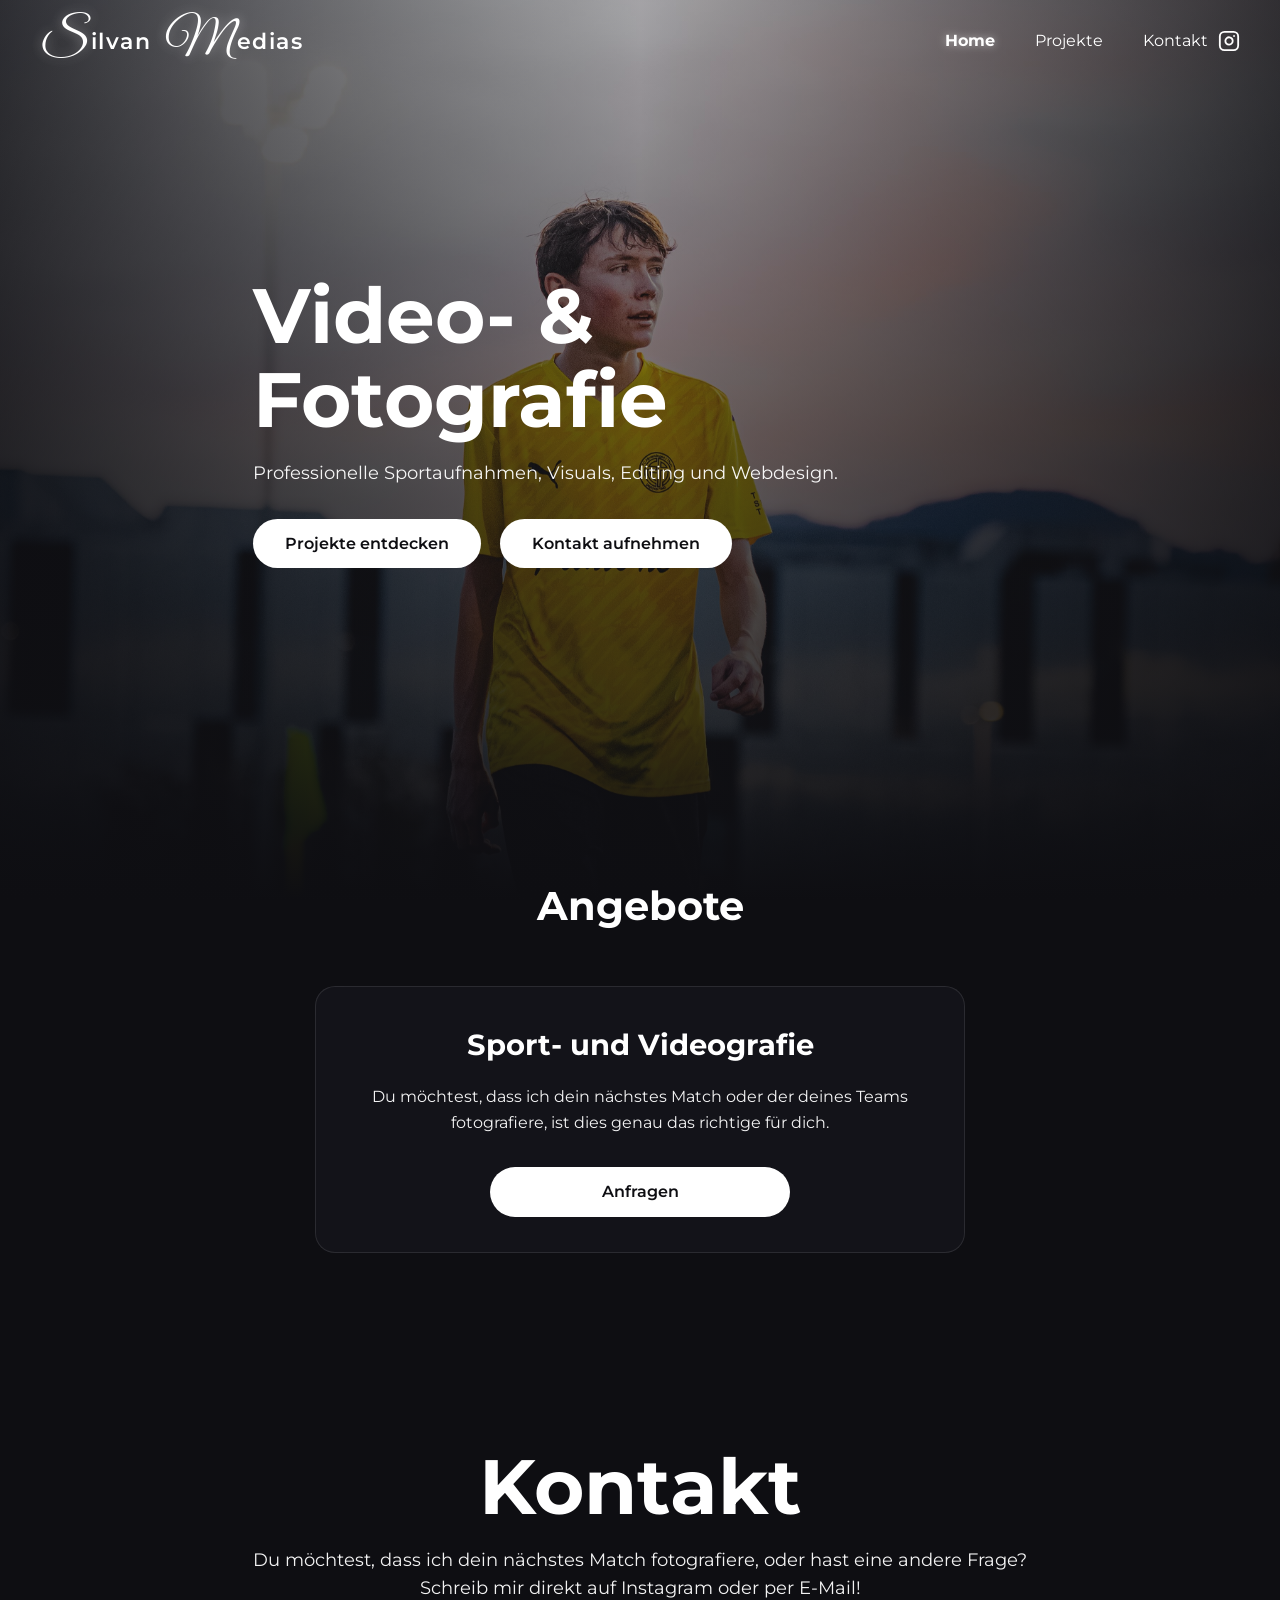
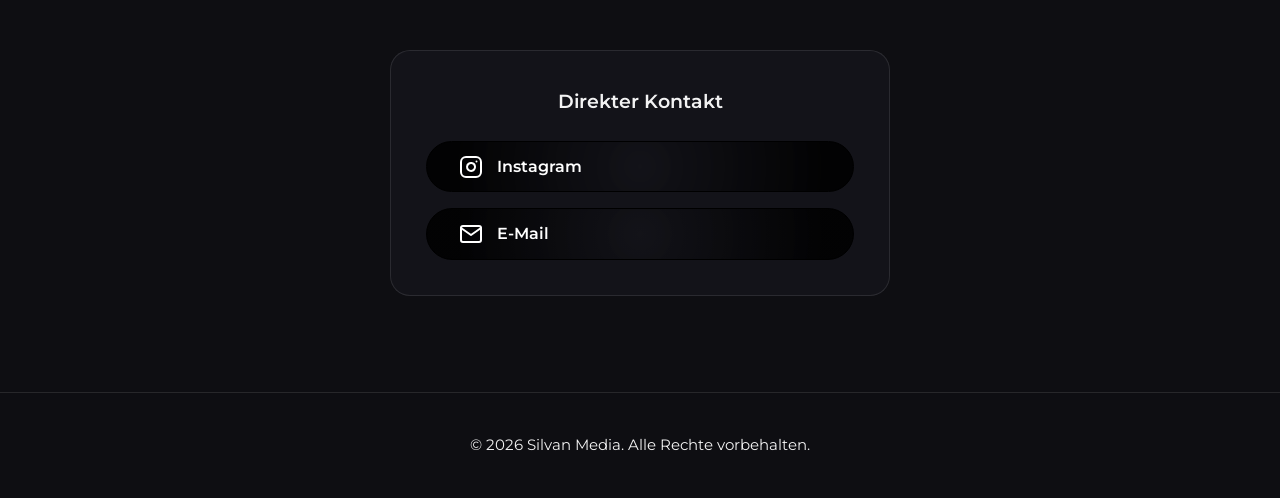
<file: index.html>
<!DOCTYPE html>
<html lang="de">
<head>
    <meta charset="UTF-8">
    <meta name="viewport" content="width=device-width, initial-scale=1.0">
    <title>Silvan Medias - Home</title>
    <link rel="stylesheet" href="style.css">
</head>
<body>

    <!-- BILD HINTERGRUND -->
    <div class="hero-bg-container"></div>

    <!-- HEADER / NAVIGATION -->
    <header class="header">
        <div class="nav-container">
            <a href="index.html" class="logo-box">
                <span class="logo-word"><span class="logo-script">S</span>ilvan</span>
                <span class="logo-word"><span class="logo-script">M</span>edias</span>
            </a>

            <nav>
                <ul class="nav-menu" id="navMenu">
                    <li><a href="index.html" class="nav-link active">Home</a></li>
                    <li><a href="projekte.html" class="nav-link">Projekte</a></li>
                    <li class="nav-contact-item">
                        <a href="#kontakt" class="nav-link">Kontakt</a>
                        <a href="https://www.instagram.com/silvanmedias/" target="_blank" rel="noopener" class="nav-instagram-icon" aria-label="Instagram">
                            <svg viewBox="0 0 24 24" fill="none" stroke="currentColor" stroke-width="2" stroke-linecap="round" stroke-linejoin="round">
                                <rect x="2" y="2" width="20" height="20" rx="5" ry="5"></rect>
                                <path d="M16 11.37A4 4 0 1 1 12.63 8 4 4 0 0 1 16 11.37z"></path>
                                <line x1="17.5" y1="6.5" x2="17.51" y2="6.5"></line>
                            </svg>
                        </a>
                    </li>
                </ul>
            </nav>

            <button class="menu-toggle" id="menuToggle" aria-label="Menü öffnen" onclick="document.getElementById('navMenu').classList.toggle('mobile-active')">
                <svg viewBox="0 0 24 24"><path d="M4 6h16M4 12h16M4 18h16" stroke-linecap="round"/></svg>
            </button>
        </div>
    </header>

    <!-- HAUPTINHALT HOME -->
    <main style="max-width: 1350px; margin: 0 auto; padding: 0 2rem;">
        
        <!-- HERO SECTION -->
        <section style="min-height: calc(100vh - 90px); display: flex; align-items: center;">
            <div style="max-width: 700px; padding-top: 2rem;">
                <h1 class="heading-lg">Video- & Fotografie</h1>
                <p class="subtext">Professionelle Sportaufnahmen, Visuals, Editing und Webdesign.</p>
                
                <div class="btn-group">
                    <a href="projekte.html" class="btn btn-primary">Projekte entdecken</a>
                    <a href="#kontakt" class="btn btn-primary">Kontakt aufnehmen</a>
                </div>
            </div>
        </section>

        <!-- ANGEBOTE BEREICH -->
        <section style="margin-top: 4rem;">
            <div style="text-align: center; margin-bottom: 3rem;">
                <h2 class="heading-md">Angebote</h2>
            </div>

            <div style="max-width: 650px; margin: 0 auto;">
                <div class="card" style="text-align: center;">
                    <h3 class="heading-md" style="font-size: 1.8rem; margin-bottom: 1rem;">Sport- und Videografie</h3>
                    <p class="subtext" style="margin-bottom: 2rem; font-size: 1rem; line-height: 1.6;">
                        Du möchtest, dass ich dein nächstes Match oder der deines Teams fotografiere, ist dies genau das richtige für dich.
                    </p>
                    <a href="https://www.instagram.com/silvanmedias/" target="_blank" rel="noopener" class="btn btn-primary" style="width: 100%; max-width: 300px;">Anfragen</a>
                </div>
            </div>
        </section>

        <!-- KONTAKT-BEREICH -->
        <section id="kontakt" style="margin-top: 8rem; padding-top: 4rem; scroll-margin-top: 90px;">
            <div style="text-align: center; margin-bottom: 3rem;">
                <h2 class="heading-lg">Kontakt</h2>
                <p class="subtext">
                    Du möchtest, dass ich dein nächstes Match fotografiere, oder hast eine andere Frage?<br>
                    Schreib mir direkt auf Instagram oder per E-Mail!
                </p>
            </div>

            <!-- ZENTRIERTES KONTAKT-FELD -->
            <div style="display: flex; justify-content: center;">
                <div class="card" style="width: 100%; max-width: 500px;">
                    <h4 class="subtext" style="font-size: 1.2rem; font-weight: 600; margin-bottom: 1.5rem; text-align: center;">Direkter Kontakt</h4>
                    
                    <a href="https://www.instagram.com/silvanmedias/" target="_blank" rel="noopener" class="btn btn-secondary" style="width: 100%; justify-content: flex-start; gap: 14px; margin-bottom: 1rem;">
                        <svg class="contact-icon-svg" viewBox="0 0 24 24" fill="none" stroke="currentColor" stroke-width="2" stroke-linecap="round" stroke-linejoin="round">
                            <rect x="2" y="2" width="20" height="20" rx="5" ry="5"></rect>
                            <path d="M16 11.37A4 4 0 1 1 12.63 8 4 4 0 0 1 16 11.37z"></path>
                            <line x1="17.5" y1="6.5" x2="17.51" y2="6.5"></line>
                        </svg>
                        <span>Instagram</span>
                    </a>

                    <a href="mailto:mediasilvan@gmail.com" class="btn btn-secondary" style="width: 100%; justify-content: flex-start; gap: 14px;">
                        <svg class="contact-icon-svg" viewBox="0 0 24 24" fill="none" stroke="currentColor" stroke-width="2" stroke-linecap="round" stroke-linejoin="round">
                            <path d="M4 4h16c1.1 0 2 .9 2 2v12c0 1.1-.9 2-2 2H4c-1.1 0-2-.9-2-2V6c0-1.1.9-2 2-2z"></path>
                            <polyline points="22,6 12,13 2,6"></polyline>
                        </svg>
                        <span>E-Mail</span>
                    </a>
                </div>
            </div>
        </section>

    </main>

    <!-- FOOTER -->
    <footer class="footer">
        <div class="subtext" style="font-size: 0.95rem;">&copy; 2026 Silvan Media. Alle Rechte vorbehalten.</div>
    </footer>

</body>
</html>
</file>
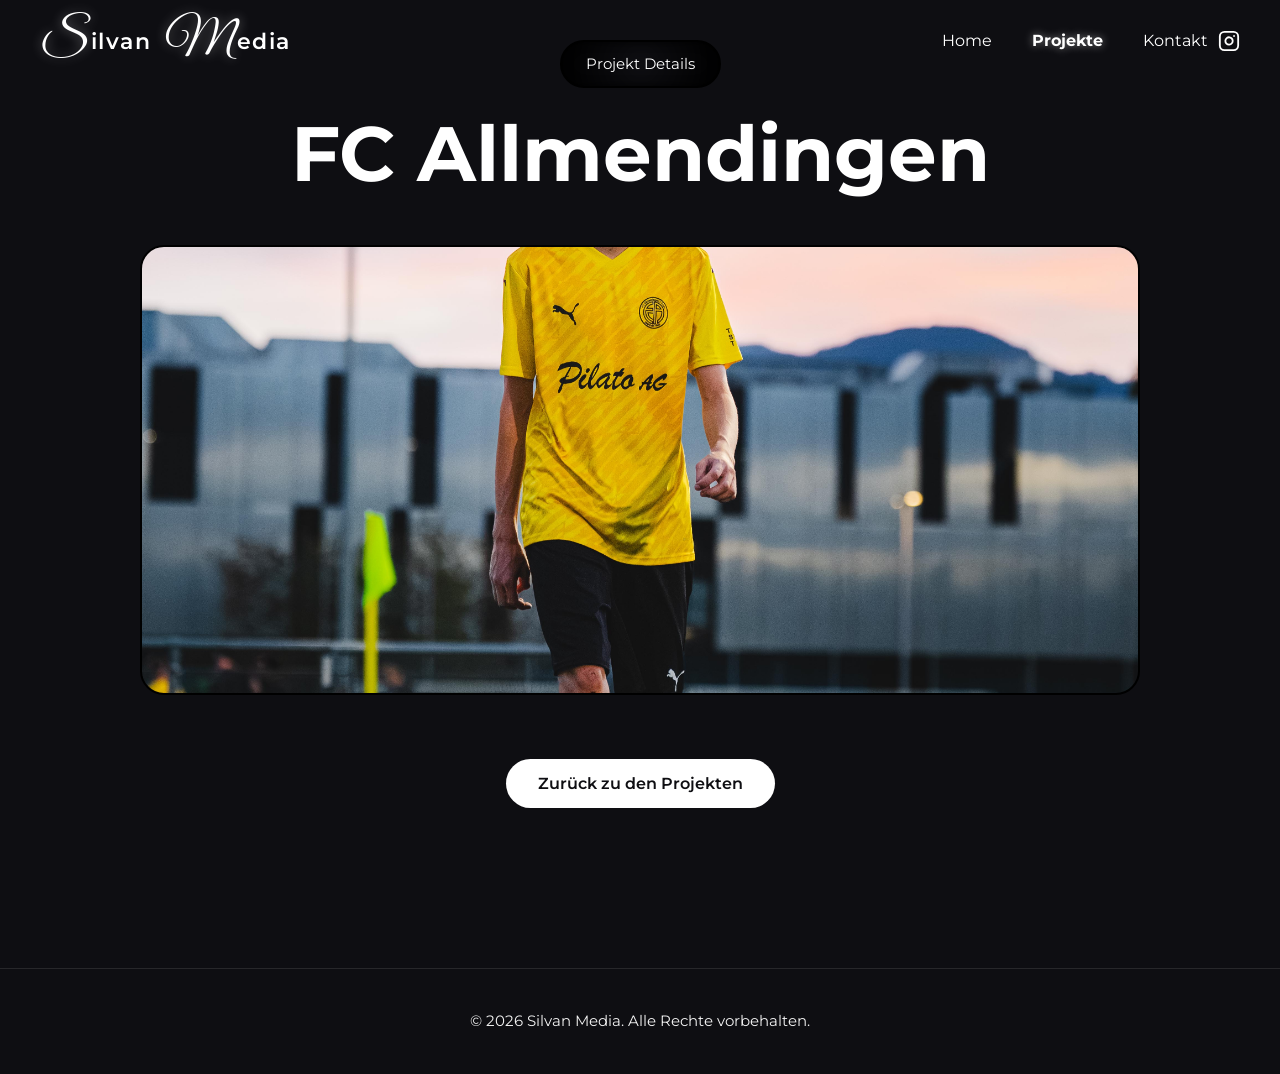
<file: fcallmendingen.html>
<!DOCTYPE html>
<html lang="de">
<head>
    <meta charset="UTF-8">
    <meta name="viewport" content="width=device-width, initial-scale=1.0">
    <title>FC Allmendingen | Silvan Media</title>
    <link rel="stylesheet" href="style.css">
</head>
<body style="display: flex; flex-direction: column; min-height: 100vh;">

    <!-- HEADER -->
    <header class="header">
        <div class="nav-container">
            <a href="index.html" class="logo-box">
                <span class="logo-word"><span class="logo-script">S</span>ilvan</span>
                <span class="logo-word"><span class="logo-script">M</span>edia</span>
            </a>

            <nav>
                <ul class="nav-menu" id="navMenu">
                    <li><a href="index.html" class="nav-link">Home</a></li>
                    <li><a href="projekte.html" class="nav-link active">Projekte</a></li>
                    <li class="nav-contact-item">
                        <a href="index.html#kontakt" class="nav-link">Kontakt</a>
                        <a href="https://www.instagram.com/silvanmedias/" target="_blank" rel="noopener" class="nav-instagram-icon" aria-label="Instagram">
                            <svg viewBox="0 0 24 24" fill="none" stroke="currentColor" stroke-width="2" stroke-linecap="round" stroke-linejoin="round">
                                <rect x="2" y="2" width="20" height="20" rx="5" ry="5"></rect>
                                <path d="M16 11.37A4 4 0 1 1 12.63 8 4 4 0 0 1 16 11.37z"></path>
                                <line x1="17.5" y1="6.5" x2="17.51" y2="6.5"></line>
                            </svg>
                        </a>
                    </li>
                </ul>
            </nav>

            <button class="menu-toggle" id="menuToggle" aria-label="Menü" onclick="document.getElementById('navMenu').classList.toggle('mobile-active')">
                <svg viewBox="0 0 24 24"><path d="M4 6h16M4 12h16M4 18h16" stroke-linecap="round"/></svg>
            </button>
        </div>
    </header>

    <!-- INHALT DETAILSEITE FC ALLMENDINGEN -->
    <main style="max-width: 1350px; margin: 40px auto 4rem auto; padding: 0 2rem; width: 100%;">
        <div style="text-align: center; margin-bottom: 3rem;">
            <div class="badge-custom">Projekt Details</div>
            <h1 class="heading-lg">FC Allmendingen</h1>
        </div>

        <!-- BILD HINTERGRUND -->
        <div style="max-width: 1000px; margin: 0 auto; min-height: 450px; border-radius: 24px; border: 2px solid #000; overflow: hidden; background: url('Images/B-Cup-30.jpg') no-repeat center center / cover;"></div>

        <div style="text-align: center; margin-top: 4rem;">
            <a href="projekte.html" class="btn btn-primary">Zurück zu den Projekten</a>
        </div>
    </main>

    <!-- FOOTER -->
    <footer class="footer">
        <div class="subtext" style="font-size: 0.95rem;">&copy; 2026 Silvan Media. Alle Rechte vorbehalten.</div>
    </footer>

</body>
</html>
</file>
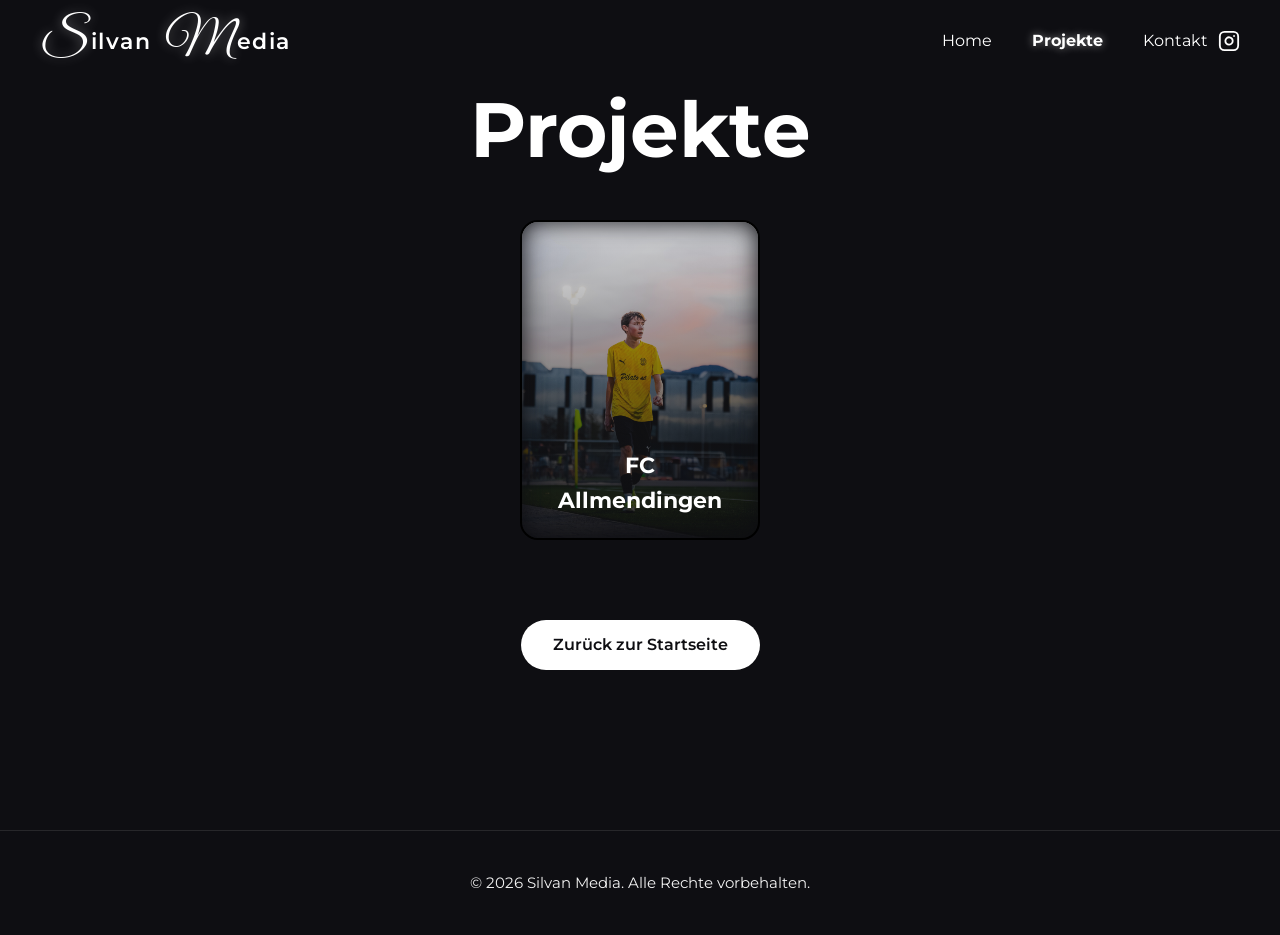
<file: projekte.html>
<!DOCTYPE html>
<html lang="de">
<head>
    <meta charset="UTF-8">
    <meta name="viewport" content="width=device-width, initial-scale=1.0">
    <title>Projekte | Silvan Media</title>
    <link rel="stylesheet" href="style.css">
</head>
<body style="display: flex; flex-direction: column; min-height: 100vh;">

    <!-- HEADER -->
    <header class="header">
        <div class="nav-container">
            <a href="index.html" class="logo-box">
                <span class="logo-word"><span class="logo-script">S</span>ilvan</span>
                <span class="logo-word"><span class="logo-script">M</span>edia</span>
            </a>

            <nav>
                <ul class="nav-menu" id="navMenu">
                    <li><a href="index.html" class="nav-link">Home</a></li>
                    <li><a href="projekte.html" class="nav-link active">Projekte</a></li>
                    <li class="nav-contact-item">
                        <a href="index.html#kontakt" class="nav-link">Kontakt</a>
                        <a href="https://www.instagram.com/silvanmedias/" target="_blank" rel="noopener" class="nav-instagram-icon" aria-label="Instagram">
                            <svg viewBox="0 0 24 24" fill="none" stroke="currentColor" stroke-width="2" stroke-linecap="round" stroke-linejoin="round">
                                <rect x="2" y="2" width="20" height="20" rx="5" ry="5"></rect>
                                <path d="M16 11.37A4 4 0 1 1 12.63 8 4 4 0 0 1 16 11.37z"></path>
                                <line x1="17.5" y1="6.5" x2="17.51" y2="6.5"></line>
                            </svg>
                        </a>
                    </li>
                </ul>
            </nav>

            <button class="menu-toggle" id="menuToggle" aria-label="Menü" onclick="document.getElementById('navMenu').classList.toggle('mobile-active')">
                <svg viewBox="0 0 24 24"><path d="M4 6h16M4 12h16M4 18h16" stroke-linecap="round"/></svg>
            </button>
        </div>
    </header>

    <!-- INHALT PROJEKTE -->
    <main style="max-width: 1350px; margin: 40px auto 4rem auto; padding: 0 2rem; width: 100%;">
        <div style="text-align: center; margin-top: 3rem; margin-bottom: 3rem;">
            <h1 class="heading-lg">Projekte</h1>
        </div>

        <!-- ZENTRIERTE PROJEKT-BOX -->
        <div style="display: flex; justify-content: center; margin-top: 2rem;">
            <a href="fcallmendingen.html" class="project-card-custom">
                <h2 class="heading-md" style="font-size: 1.4rem; margin: 0; text-align: center;">FC Allmendingen</h2>
            </a>
        </div>

        <div style="text-align: center; margin-top: 5rem;">
            <a href="index.html" class="btn btn-primary">Zurück zur Startseite</a>
        </div>
    </main>

    <!-- FOOTER -->
    <footer class="footer">
        <div class="subtext" style="font-size: 0.95rem;">&copy; 2026 Silvan Media. Alle Rechte vorbehalten.</div>
    </footer>

</body>
</html>
</file>
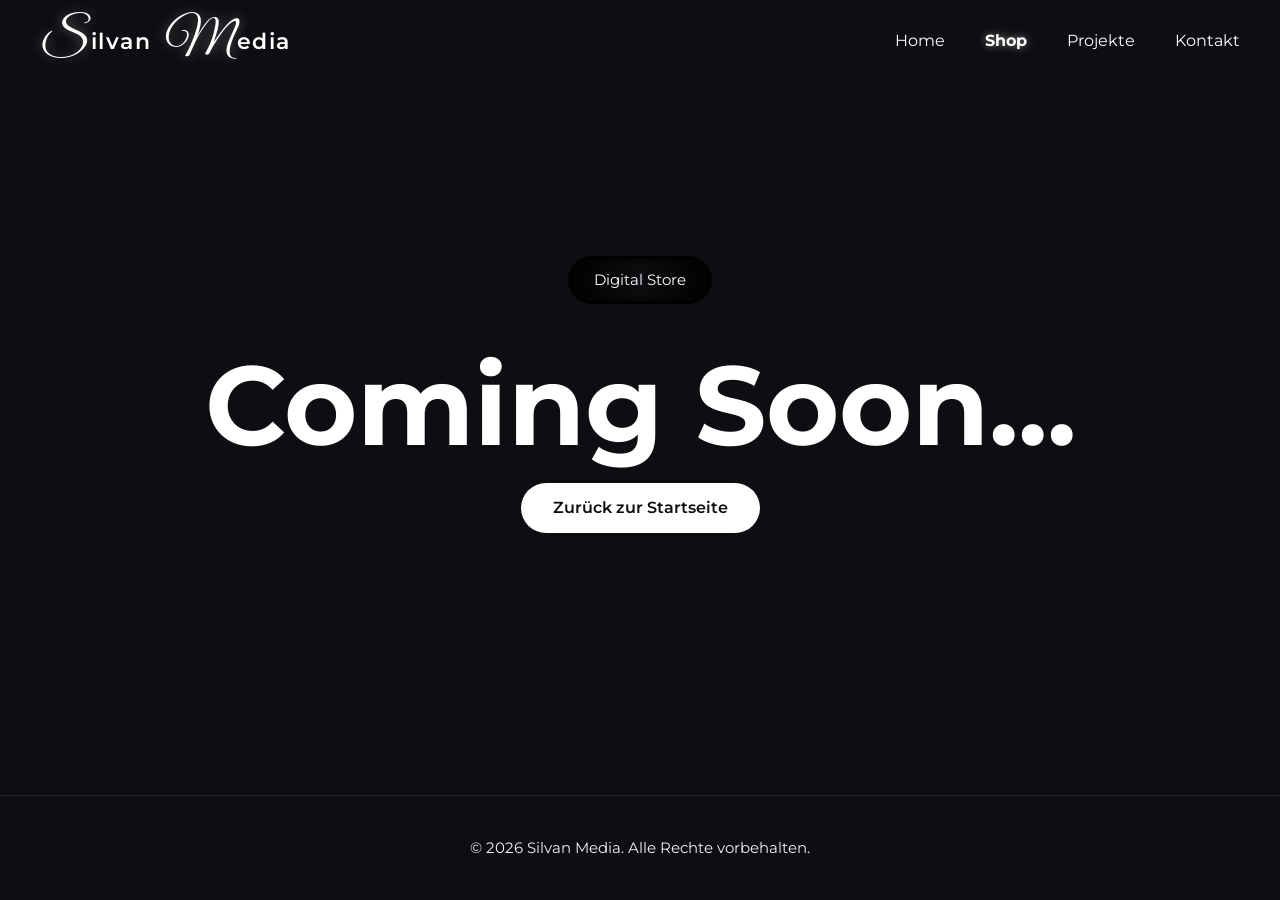
<file: shop.html>
<!DOCTYPE html>
<html lang="de">
<head>
    <meta charset="UTF-8">
    <meta name="viewport" content="width=device-width, initial-scale=1.0">
    <title>Shop | Silvan Media</title>
    <link rel="stylesheet" href="style.css">
</head>
<body style="display: flex; flex-direction: column; min-height: 100vh;">

    <!-- HEADER -->
    <header class="header">
        <div class="nav-container">
            <a href="index.html" class="logo-box">
                <span class="logo-word"><span class="logo-script">S</span>ilvan</span>
                <span class="logo-word"><span class="logo-script">M</span>edia</span>
            </a>

            <nav>
                <ul class="nav-menu" id="navMenu">
                    <li><a href="index.html" class="nav-link">Home</a></li>
                    <li><a href="shop.html" class="nav-link active">Shop</a></li>
                    <li><a href="projekte.html" class="nav-link">Projekte</a></li>
                    <li><a href="index.html#kontakt" class="nav-link nav-contact-btn">Kontakt</a></li>
                </ul>
            </nav>

            <button class="menu-toggle" id="menuToggle" aria-label="Menü" onclick="document.getElementById('navMenu').classList.toggle('mobile-active')">
                <svg viewBox="0 0 24 24"><path d="M4 6h16M4 12h16M4 18h16" stroke-linecap="round"/></svg>
            </button>
        </div>
    </header>

    <!-- COMING SOON INHALT -->
    <main style="flex: 1; display: flex; align-items: center; justify-content: center; text-align: center; padding: 2rem;">
        <div>
            <div class="badge-custom">Digital Store</div>
            <h1 class="heading-lg" style="font-size: clamp(3.5rem, 10vw, 7rem); color: #ffffff; margin: 1rem 0;">
                Coming Soon...
            </h1>
            <a href="index.html" class="btn btn-primary">Zurück zur Startseite</a>
        </div>
    </main>

    <!-- FOOTER -->
    <footer class="footer">
        <div class="subtext" style="font-size: 0.95rem;">&copy; 2026 Silvan Media. Alle Rechte vorbehalten.</div>
    </footer>

</body>
</html>
</file>
<file: style.css>
/* ==========================================================================
   1. SCHRIFTARTEN (Montserrat Sans-Serif + Great Vibes für S/M mit Extra-Loops)
   ========================================================================== */
@import url('https://fonts.googleapis.com/css2?family=Montserrat:wght@400;500;600;700;800&family=Great+Vibes&display=swap');

:root {
    --bg-dark-gray: #0e0e12;
    --bg-card: rgba(22, 22, 28, 0.75);
    --bg-card-hover: rgba(30, 30, 38, 0.9);
    
    --text-white: #ffffff;
    --font-montserrat: 'Montserrat', sans-serif;
    --font-script-logo: 'Great Vibes', cursive;
    
    --transition-fast: all 0.2s ease;
    --transition-smooth: all 0.35s ease;
    --radius-btn: 50px;
}

* {
    margin: 0;
    padding: 0;
    box-sizing: border-box;
}

html {
    scroll-behavior: smooth;
}

body {
    font-family: var(--font-montserrat);
    font-weight: 400;
    background-color: var(--bg-dark-gray);
    color: var(--text-white);
    overflow-x: hidden;
    line-height: 1.6;
    min-height: 100vh;
    display: flex;
    flex-direction: column;
}

/* ==========================================================================
   2. HINTERGRUNDBILDSCHIRM
   ========================================================================== */
.hero-bg-container {
    position: absolute;
    top: 0;
    left: 0;
    width: 100%;
    height: 100vh;
    z-index: -2;
    overflow: hidden;
    background: linear-gradient(to bottom, rgba(14, 14, 18, 0.2) 0%, rgba(14, 14, 18, 0.75) 80%, #0e0e12 100%), 
                linear-gradient(to right, rgba(14, 14, 18, 0.8) 0%, rgba(14, 14, 18, 0.15) 50%, rgba(14, 14, 18, 0.8) 100%), 
                url('Images/B-Cup-30.jpg') no-repeat center 28% / cover;
}

/* ==========================================================================
   3. NAVIGATION & LOGO
   ========================================================================== */
.header {
    position: fixed;
    top: 0;
    left: 0;
    width: 100%;
    z-index: 1000;
    background: transparent;
    padding: 1.5rem 2.5rem;
}

.nav-container {
    max-width: 1350px;
    margin: 0 auto;
    display: flex;
    justify-content: space-between;
    align-items: center;
}

.logo-box {
    text-decoration: none;
    color: #ffffff;
    display: flex;
    align-items: baseline;
    gap: 14px;
}

.logo-word {
    font-family: var(--font-montserrat);
    font-size: 1.35rem;
    font-weight: 600;
    letter-spacing: 1.5px;
    text-transform: none;
    display: inline-flex;
    align-items: baseline;
}

/* Angepasst für kunstvolle Schleifen (Cursive Script Style) */
.logo-script {
    font-family: var(--font-script-logo);
    font-size: 3.2rem;
    font-weight: 400;
    color: #ffffff;
    line-height: 0;
    margin-right: 2px;
    text-shadow: 0 0 12px rgba(255, 255, 255, 0.4);
    display: inline-block;
    transform: translateY(4px);
}

.logo-box:hover .logo-word {
    text-shadow: 0 0 10px rgba(255, 255, 255, 0.7);
}

.nav-menu {
    display: flex;
    align-items: center;
    gap: 2.5rem;
    list-style: none;
}

.nav-link {
    text-decoration: none;
    color: var(--text-white);
    font-size: 1rem;
    font-weight: 400;
    transition: var(--transition-fast);
}

.nav-link:hover,
.nav-link.active {
    font-weight: 700;
    text-shadow: 0 0 8px rgba(255, 255, 255, 0.5);
}

/* Kontakt-Link nebeneinander mit transparentem Instagram-Logo */
.nav-contact-item {
    display: flex;
    align-items: center;
    gap: 10px;
}

.nav-instagram-icon {
    display: inline-flex;
    align-items: center;
    justify-content: center;
    width: 22px;
    height: 22px;
    color: var(--text-white);
    transition: var(--transition-fast);
}

.nav-instagram-icon svg {
    width: 100%;
    height: 100%;
    fill: none; /* Macht die Zwischenräume transparent */
    stroke: currentColor;
    stroke-width: 2;
}

.nav-instagram-icon:hover {
    transform: scale(1.1);
    opacity: 0.8;
}

.menu-toggle {
    display: none;
    background: transparent;
    border: none;
    color: var(--text-white);
    cursor: pointer;
}

.menu-toggle svg {
    width: 32px;
    height: 32px;
    stroke: currentColor;
    stroke-width: 2;
}

/* ==========================================================================
   4. ELEMENTE & BUTTONS
   ========================================================================== */
main {
    flex: 1;
    margin-top: 90px;
}

.badge-custom {
    display: inline-flex;
    align-items: center;
    padding: 10px 24px;
    background: radial-gradient(circle, rgba(0, 0, 0, 0.02) 0%, rgba(0, 0, 0, 0.85) 85%);
    border: 2px solid #000000;
    border-radius: var(--radius-btn);
    color: var(--text-white);
    font-size: 0.95rem;
    box-shadow: inset 0 0 10px rgba(0, 0, 0, 0.8);
    margin-bottom: 1.5rem;
}

.heading-lg {
    font-size: clamp(2.8rem, 6vw, 5rem);
    font-weight: 700;
    color: var(--text-white);
    line-height: 1.1;
    margin-bottom: 1rem;
}

.heading-md {
    font-size: clamp(1.8rem, 3.5vw, 2.5rem);
    font-weight: 700;
    color: var(--text-white);
    margin-bottom: 1rem;
}

.subtext {
    color: var(--text-white);
    font-size: 1.1rem;
    opacity: 0.95;
}

.btn-group {
    display: flex;
    gap: 1.2rem;
    flex-wrap: wrap;
    margin-top: 2rem;
}

.btn {
    display: inline-flex;
    align-items: center;
    justify-content: center;
    padding: 12px 32px;
    border-radius: var(--radius-btn);
    font-size: 1rem;
    font-weight: 600;
    text-decoration: none;
    transition: var(--transition-smooth);
    cursor: pointer;
    border: none;
    font-family: var(--font-montserrat);
}

.btn-primary {
    background: #ffffff;
    color: #0e0e12;
}

.btn-primary:hover {
    transform: translateY(-3px);
    background: #e2e2e2;
}

.btn-secondary {
    background: radial-gradient(circle, rgba(0, 0, 0, 0.02) 0%, rgba(0, 0, 0, 0.85) 85%);
    color: var(--text-white);
    border: 1.5px solid #000000;
}

.btn-secondary:hover {
    transform: translateY(-3px);
    background: radial-gradient(circle, rgba(0, 0, 0, 0.25) 0%, rgba(0, 0, 0, 0.95) 85%);
}

.card {
    background: var(--bg-card);
    border: 1px solid rgba(255, 255, 255, 0.1);
    border-radius: 20px;
    padding: 2.2rem;
    backdrop-filter: blur(15px);
    -webkit-backdrop-filter: blur(15px);
    transition: var(--transition-smooth);
}

.card:hover {
    transform: translateY(-6px);
    background: var(--bg-card-hover);
    border-color: rgba(255, 255, 255, 0.25);
}

/* HOCHFORMAT PROJEKTCARD */
.project-card-custom {
    text-decoration: none;
    display: flex;
    flex-direction: column;
    justify-content: flex-end;
    align-items: center;
    position: relative;
    border-radius: 18px;
    border: 2px solid #000000;
    overflow: hidden;
    width: 100%;
    max-width: 240px;
    aspect-ratio: 3 / 4;
    margin: 0 auto;
    background: linear-gradient(to bottom, rgba(14, 14, 18, 0.1) 0%, rgba(14, 14, 18, 0.85) 100%),
                url('Images/B-Cup-30.jpg') no-repeat center top / cover;
    background-color: #0e0e12;
    box-shadow: inset 0 0 25px #0e0e12;
    transition: var(--transition-smooth);
    padding: 1.2rem;
}

.project-card-custom:hover {
    transform: translateY(-5px);
    border-color: rgba(255, 255, 255, 0.35);
    box-shadow: inset 0 0 15px #0e0e12, 0 10px 25px rgba(0,0,0,0.6);
}

.contact-icon-svg {
    width: 24px;
    height: 24px;
    flex-shrink: 0;
}

.footer {
    border-top: 1px solid rgba(255, 255, 255, 0.1);
    padding: 2.5rem 2rem;
    margin-top: 6rem;
    background: var(--bg-dark-gray);
    text-align: center;
}

@media (max-width: 900px) {
    .menu-toggle { display: block; }

    .nav-menu {
        position: fixed;
        top: 85px;
        left: 0;
        width: 100%;
        background: rgba(14, 14, 18, 0.98);
        flex-direction: column;
        padding: 2.5rem 1.5rem;
        gap: 1.8rem;
        transform: translateY(-150%);
        transition: var(--transition-smooth);
    }

    .nav-menu.mobile-active {
        transform: translateY(0);
    }
}
</file>
